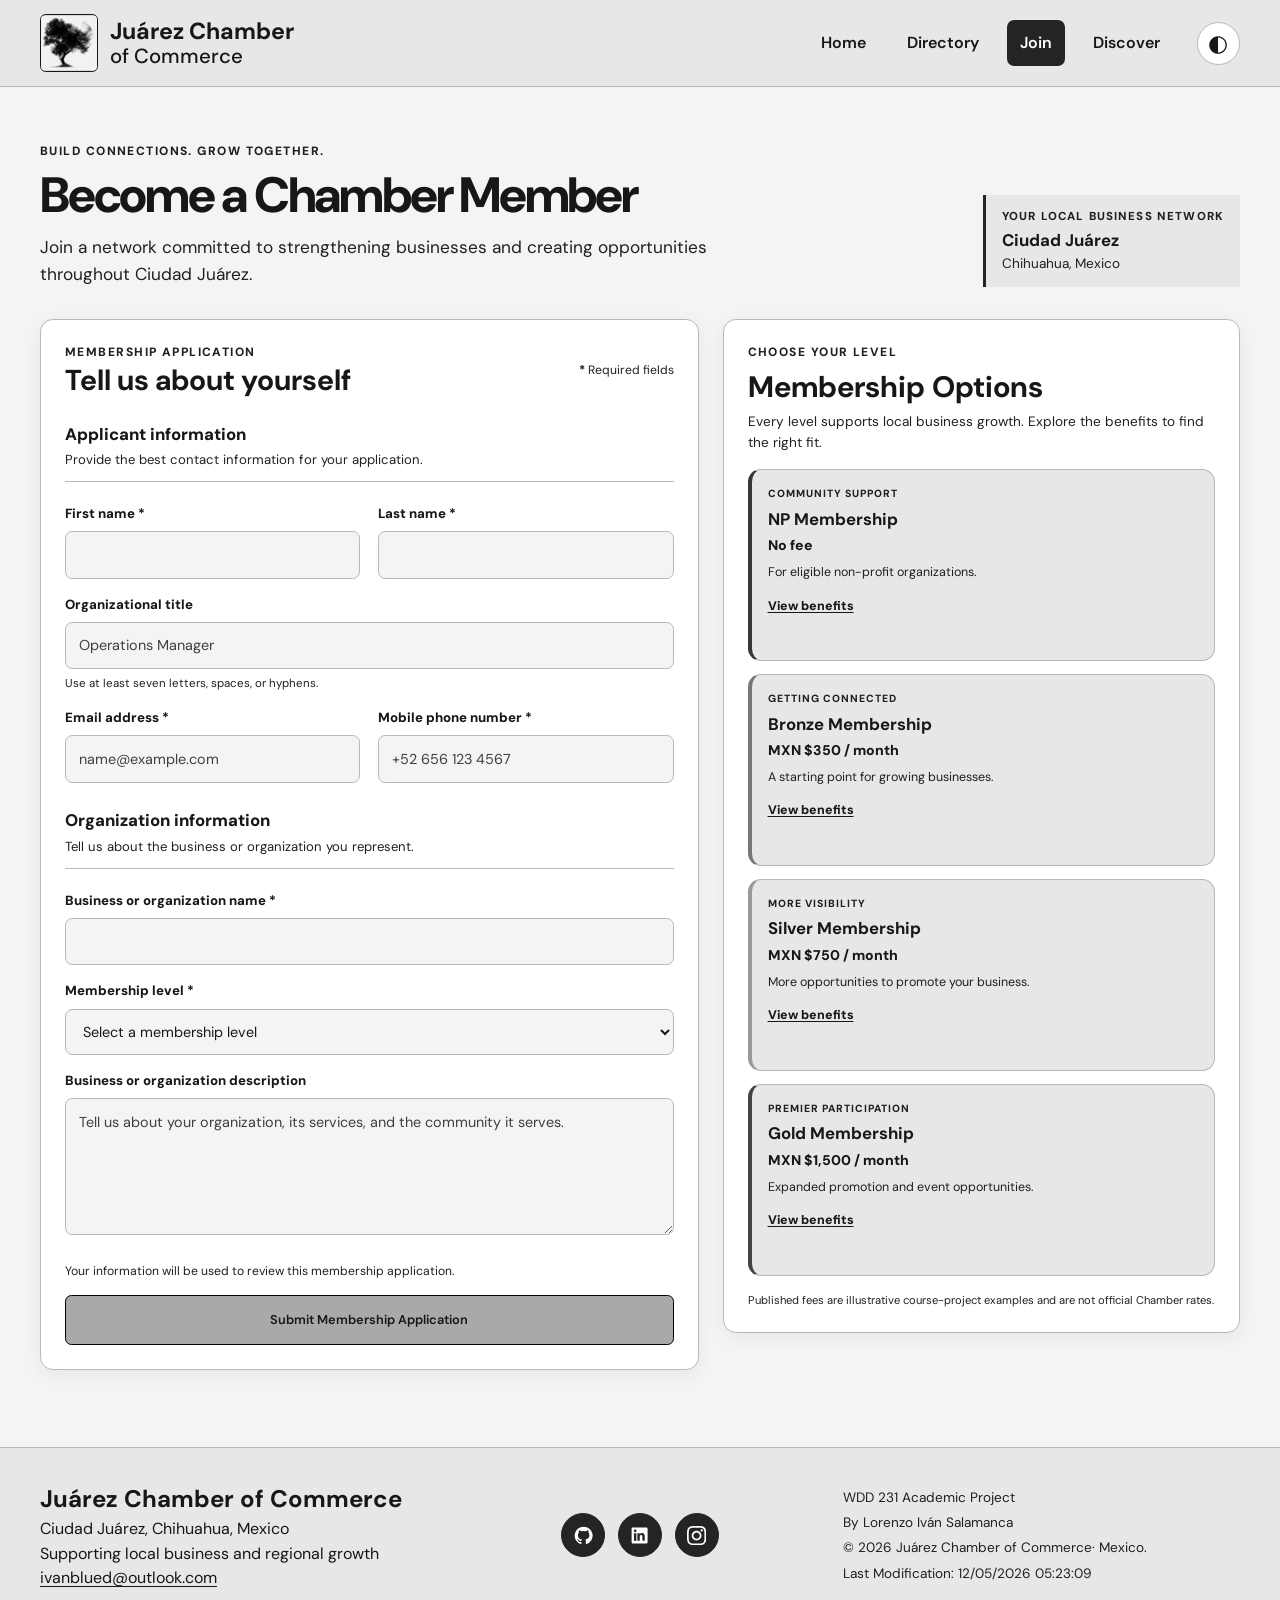
<file: chamber/join.html>
<!DOCTYPE html>
<html lang="en">
    <head>
        <meta charset="UTF-8">
        <meta name="viewport" content="width=device-width, initial-scale=1.0">
        <meta name="description" content="Apply for membership in the Juárez Chamber of Commerce and connect your organization with business opportunities in Ciudad Juárez, Chihuahua.">
        <meta name="author" content="Iván Salamanca">
        <meta name="keywords" content="Juárez Chamber of Commerce, business membership, Ciudad Juárez, Chihuahua, local business">
        <meta name="theme-color" content="#f4f4f4">
        <meta property="og:type" content="website">
        <meta property="og:title" content="Become a Member | Juárez Chamber of Commerce">
        <meta property="og:description" content="Explore membership options and apply to join the Juárez Chamber of Commerce in Ciudad Juárez, Chihuahua.">
        <meta property="og:image" content="https://zigzagalloy01.github.io/wdd231/images/treelogonewtoday.webp">
        <meta property="og:url" content="https://zigzagalloy01.github.io/wdd231/chamber/">
        <meta property="og:locale" content="en_US">
        <title>Join the Chamber | Juárez Chamber of Commerce</title>
        <link rel="icon" type="image/webp" href="https://zigzagalloy01.github.io/wdd231/images/treelogonewtoday.webp">
        <link rel="preconnect" href="https://fonts.googleapis.com">
        <link rel="preconnect" href="https://fonts.gstatic.com" crossorigin>
        <link href="https://fonts.googleapis.com/css2?family=DM+Sans:wght@400;500;600;700;800&display=swap" rel="stylesheet">
        <link rel="stylesheet" href="styles/normalize.css">
        <link rel="stylesheet" href="styles/small.css">
        <link rel="stylesheet" href="styles/larger.css" media="(min-width: 48rem)">
        <script src="scripts/navigation.js" defer></script>
        <script src="scripts/join.js" defer></script>
        <script src="scripts/date.js" defer></script>
    </head>
    <body>
        <a class="skip-link" href="#main-content">Skip to main content</a>
        <header class="site-header">
            <div class="header-inner page-shell">
                <a class="brand" href="https://zigzagalloy01.github.io/wdd231/index.html" aria-label="Juárez Chamber of Commerce home">
                    <img class="brand-logo" alt="Juárez Chamber of Commerce logo" width="58" height="58" src="https://zigzagalloy01.github.io/wdd231/images/treelogonewtoday.webp">
                    <span class="brand-name">Juárez Chamber <span>of Commerce</span></span>
                </a>
                <div class="header-actions">
                    <button class="theme-toggle" id="theme-toggle" type="button" aria-label="Switch to dark theme" aria-pressed="false">
                        <span aria-hidden="true">◐</span>
                    </button>
                    <button class="menu-toggle" id="menu-toggle" type="button" aria-label="Open navigation menu" aria-expanded="false" aria-controls="primary-navigation">
                        <span class="menu-icon" aria-hidden="true"></span>
                    </button>
                </div>
                <nav class="primary-nav" id="primary-navigation" aria-label="Main navigation">
                    <a href="https://zigzagalloy01.github.io/wdd231/chamber/index.html">Home</a>
                    <a href="directory.html">Directory</a>
                    <a href="join.html" aria-current="page">Join</a>
                    <a href="discover.html">Discover</a>
                </nav>
            </div>
        </header>

        <main class="page-shell main-content join-content" id="main-content">
            <section class="page-intro join-intro" aria-labelledby="page-title">
                <div>
                    <p class="eyebrow">Build connections. Grow together.</p>
                    <h1 id="page-title">Become a Chamber Member</h1>
                    <p class="intro-copy">Join a network committed to strengthening businesses and creating opportunities throughout Ciudad Juárez.</p>
                </div>
                <div class="directory-summary">
                    <span class="summary-label">Your local business network</span>
                    <strong>Ciudad Juárez</strong>
                    <span>Chihuahua, Mexico</span>
                </div>
            </section>

            <div class="join-layout">
                <section class="join-form-panel" aria-labelledby="application-title">
                    <div class="home-section-heading join-panel-heading">
                        <div>
                            <p class="eyebrow">Membership application</p>
                            <h2 id="application-title">Tell us about yourself</h2>
                        </div>
                        <p class="required-note"><span aria-hidden="true">*</span> Required fields</p>
                    </div>

                    <form class="membership-form" action="thankyou.html" method="get">
                        <div class="form-section-heading">
                            <h3>Applicant information</h3>
                            <p>Provide the best contact information for your application.</p>
                        </div>

                        <div class="form-fields-grid">
                            <label class="form-field" for="first-name">
                                <span class="field-label">First name <span aria-hidden="true">*</span></span>
                                <input id="first-name" name="firstName" type="text" title="Enter your first name." autocomplete="given-name" required>
                            </label>

                            <label class="form-field" for="last-name">
                                <span class="field-label">Last name <span aria-hidden="true">*</span></span>
                                <input id="last-name" name="lastName" type="text" title="Enter your last name." autocomplete="family-name" required>
                            </label>

                            <label class="form-field form-field-wide" for="organization-title">
                                <span class="field-label">Organizational title</span>
                                <input id="organization-title" name="organizationTitle" type="text" title="Enter your position using at least seven letters, spaces, or hyphens. Numbers and special characters are not allowed." autocomplete="organization-title" pattern="[A-Za-z -]{7,}" minlength="7" placeholder="Operations Manager">
                                <span class="field-hint">Use at least seven letters, spaces, or hyphens.</span>
                            </label>

                            <label class="form-field" for="email">
                                <span class="field-label">Email address <span aria-hidden="true">*</span></span>
                                <input id="email" name="email" type="email" title="Enter a valid email address." autocomplete="email" placeholder="name@example.com" required>
                            </label>

                            <label class="form-field" for="phone">
                                <span class="field-label">Mobile phone number <span aria-hidden="true">*</span></span>
                                <input id="phone" name="phone" type="tel" title="Enter your mobile phone number, including the area or country code." autocomplete="tel" placeholder="+52 656 123 4567" required>
                            </label>
                        </div>

                        <div class="form-section-heading organization-heading">
                            <h3>Organization information</h3>
                            <p>Tell us about the business or organization you represent.</p>
                        </div>

                        <div class="form-fields-grid">
                            <label class="form-field form-field-wide" for="organization">
                                <span class="field-label">Business or organization name <span aria-hidden="true">*</span></span>
                                <input id="organization" name="organization" type="text" title="Enter the legal or public name of your business or organization." autocomplete="organization" required>
                            </label>

                            <label class="form-field form-field-wide" for="membership-level">
                                <span class="field-label">Membership level <span aria-hidden="true">*</span></span>
                                <select id="membership-level" name="membershipLevel" title="Select the membership level that best fits your organization." autocomplete="off" required>
                                    <option value="" selected disabled>Select a membership level</option>
                                    <option value="np">NP Membership — Non-profit</option>
                                    <option value="bronze">Bronze Membership</option>
                                    <option value="silver">Silver Membership</option>
                                    <option value="gold">Gold Membership</option>
                                </select>
                            </label>

                            <label class="form-field form-field-wide" for="description">
                                <span class="field-label">Business or organization description</span>
                                <textarea id="description" name="description" rows="5" title="Briefly describe your organization's activities, products, or services." autocomplete="off" placeholder="Tell us about your organization, its services, and the community it serves."></textarea>
                            </label>
                        </div>

                        <input id="timestamp" name="timestamp" type="hidden" value="">
                        <div class="form-submit-row">
                            <p>Your information will be used to review this membership application.</p>
                            <input class="form-submit button button-primary" type="submit" value="Submit Membership Application">
                        </div>
                    </form>
                </section>

                <aside class="membership-aside" aria-labelledby="membership-options-title">
                    <div class="membership-aside-heading">
                        <p class="eyebrow">Choose your level</p>
                        <h2 id="membership-options-title">Membership Options</h2>
                        <p>Every level supports local business growth. Explore the benefits to find the right fit.</p>
                    </div>

                    <div class="membership-card-grid">
                        <article class="membership-level-card membership-np">
                            <span class="membership-card-label">Community support</span>
                            <h3>NP Membership</h3>
                            <p class="membership-price">No fee</p>
                            <p class="membership-card-copy">For eligible non-profit organizations.</p>
                            <a href="#np-modal" class="membership-info-link" data-dialog-target="np-modal" aria-haspopup="dialog">View benefits</a>
                        </article>

                        <article class="membership-level-card membership-bronze">
                            <span class="membership-card-label">Getting connected</span>
                            <h3>Bronze Membership</h3>
                            <p class="membership-price">MXN $350 / month</p>
                            <p class="membership-card-copy">A starting point for growing businesses.</p>
                            <a href="#bronze-modal" class="membership-info-link" data-dialog-target="bronze-modal" aria-haspopup="dialog">View benefits</a>
                        </article>

                        <article class="membership-level-card membership-silver">
                            <span class="membership-card-label">More visibility</span>
                            <h3>Silver Membership</h3>
                            <p class="membership-price">MXN $750 / month</p>
                            <p class="membership-card-copy">More opportunities to promote your business.</p>
                            <a href="#silver-modal" class="membership-info-link" data-dialog-target="silver-modal" aria-haspopup="dialog">View benefits</a>
                        </article>

                        <article class="membership-level-card membership-gold">
                            <span class="membership-card-label">Premier participation</span>
                            <h3>Gold Membership</h3>
                            <p class="membership-price">MXN $1,500 / month</p>
                            <p class="membership-card-copy">Expanded promotion and event opportunities.</p>
                            <a href="#gold-modal" class="membership-info-link" data-dialog-target="gold-modal" aria-haspopup="dialog">View benefits</a>
                        </article>
                    </div>
                    <p class="membership-disclaimer">Published fees are illustrative course-project examples and are not official Chamber rates.</p>
                </aside>
            </div>

            <section class="membership-dialogs" aria-label="Membership benefits">
                <dialog class="membership-dialog" id="np-modal" aria-labelledby="np-modal-title" aria-describedby="np-modal-description">
                    <div class="dialog-content">
                        <p class="eyebrow">Membership benefits</p>
                        <h2 id="np-modal-title">NP Membership</h2>
                        <p id="np-modal-description">Designed for non-profit organizations that want to connect with the local business community.</p>
                        <ul>
                            <li>Basic organization listing in the Chamber directory</li>
                            <li>Access to selected community networking events</li>
                            <li>Chamber newsletters and local business updates</li>
                            <li>Invitations to non-profit collaboration opportunities</li>
                        </ul>
                        <button class="button button-primary dialog-close" type="button">Close</button>
                    </div>
                </dialog>

                <dialog class="membership-dialog" id="bronze-modal" aria-labelledby="bronze-modal-title" aria-describedby="bronze-modal-description">
                    <div class="dialog-content">
                        <p class="eyebrow">Membership benefits</p>
                        <h2 id="bronze-modal-title">Bronze Membership</h2>
                        <p id="bronze-modal-description">A practical option for small and emerging businesses building their local presence.</p>
                        <ul>
                            <li>Standard business listing in the Chamber directory</li>
                            <li>Access to member networking events</li>
                            <li>Discounted registration for selected workshops</li>
                            <li>Monthly business newsletter and resource updates</li>
                        </ul>
                        <button class="button button-primary dialog-close" type="button">Close</button>
                    </div>
                </dialog>

                <dialog class="membership-dialog" id="silver-modal" aria-labelledby="silver-modal-title" aria-describedby="silver-modal-description">
                    <div class="dialog-content">
                        <p class="eyebrow">Membership benefits</p>
                        <h2 id="silver-modal-title">Silver Membership</h2>
                        <p id="silver-modal-description">For established organizations seeking more visibility, learning, and engagement.</p>
                        <ul>
                            <li>Enhanced business directory listing</li>
                            <li>All Bronze benefits</li>
                            <li>Priority consideration for a Chamber website spotlight</li>
                            <li>Two complimentary seats at selected training sessions</li>
                            <li>Discounted event and luncheon registration</li>
                        </ul>
                        <button class="button button-primary dialog-close" type="button">Close</button>
                    </div>
                </dialog>

                <dialog class="membership-dialog" id="gold-modal" aria-labelledby="gold-modal-title" aria-describedby="gold-modal-description">
                    <div class="dialog-content">
                        <p class="eyebrow">Membership benefits</p>
                        <h2 id="gold-modal-title">Gold Membership</h2>
                        <p id="gold-modal-description">A premier option for organizations looking for expanded promotion and deeper participation.</p>
                        <ul>
                            <li>Premium business directory placement</li>
                            <li>All Silver benefits</li>
                            <li>Priority business spotlight opportunities</li>
                            <li>Complimentary seats at selected Chamber events</li>
                            <li>Enhanced event sponsorship and advertising opportunities</li>
                            <li>Priority invitations to leadership and business roundtables</li>
                        </ul>
                        <button class="button button-primary dialog-close" type="button">Close</button>
                    </div>
                </dialog>
            </section>
        </main>

        <footer class="site-footer">
            <div class="footer-inner page-shell">
                <section>
                    <h2 id="footer-contact-title">Juárez Chamber of Commerce</h2>
                    <p>Ciudad Juárez, Chihuahua, Mexico</p>
                    <p>Supporting local business and regional growth</p>
                    <p><a href="mailto:ivanblued@outlook.com">ivanblued@outlook.com</a></p>
                </section>
                <div class="social-links">
                    <a class="social-link" href="https://github.com/ZigzagAlloy01" target="_blank" rel="noopener noreferrer" aria-label="GitHub profile">
                        <svg viewBox="0 0 24 24" aria-hidden="true" focusable="false"><path d="M12 .8a11.2 11.2 0 0 0-3.54 21.82c.56.1.77-.24.77-.54v-2.1c-3.14.68-3.8-1.33-3.8-1.33-.51-1.3-1.25-1.65-1.25-1.65-1.03-.7.08-.69.08-.69 1.14.08 1.74 1.17 1.74 1.17 1.01 1.73 2.66 1.23 3.31.94.1-.73.4-1.23.72-1.51-2.5-.29-5.12-1.25-5.12-5.55 0-1.23.44-2.24 1.17-3.03-.12-.29-.51-1.44.11-2.99 0 0 .95-.3 3.08 1.16a10.7 10.7 0 0 1 5.6 0c2.13-1.45 3.08-1.16 3.08-1.16.62 1.55.23 2.7.11 2.99.73.79 1.17 1.8 1.17 3.03 0 4.31-2.62 5.25-5.13 5.54.4.35.76 1.03.76 2.08v3.1c0 .3.2.65.78.54A11.2 11.2 0 0 0 12 .8Z"/></svg>
                    </a>
                    <a class="social-link social-link--linkedin" href="https://www.linkedin.com/in/lorenzo-iv%C3%A1n-salamanca-c%C3%B3rdoba-935813367" target="_blank" rel="noopener noreferrer" aria-label="LinkedIn profile">
                        <svg viewBox="0 0 24 24" aria-hidden="true" focusable="false"><path d="M20.45 2H3.55C2.69 2 2 2.68 2 3.53v16.94c0 .85.69 1.53 1.55 1.53h16.9c.86 0 1.55-.68 1.55-1.53V3.53C22 2.68 21.31 2 20.45 2ZM7.93 18.46H4.98V9h2.95v9.46ZM6.46 7.71a1.71 1.71 0 1 1 0-3.42 1.71 1.71 0 0 1 0 3.42Zm12 10.75h-2.94v-4.6c0-1.1-.02-2.52-1.54-2.52-1.54 0-1.78 1.2-1.78 2.44v4.68H9.26V9h2.82v1.29h.04c.4-.74 1.35-1.52 2.78-1.52 2.98 0 3.56 1.96 3.56 4.5v5.19Z"/></svg>
                    </a>
                    <a class="social-link social-link--instagram" href="https://www.instagram.com/ivanblued/" target="_blank" rel="noopener noreferrer" aria-label="Instagram profile">
                        <svg viewBox="0 0 24 24" aria-hidden="true" focusable="false"><path d="M12 2.163c3.204 0 3.584.012 4.85.07 3.252.148 4.771 1.691 4.919 4.919.058 1.265.069 1.645.069 4.849 0 3.205-.012 3.584-.069 4.849-.149 3.225-1.664 4.771-4.919 4.919-1.266.058-1.644.07-4.85.07-3.204 0-3.584-.012-4.849-.07-3.26-.149-4.771-1.699-4.919-4.92-.058-1.265-.07-1.644-.07-4.849 0-3.204.013-3.583.07-4.849.149-3.227 1.664-4.771 4.919-4.919 1.266-.057 1.645-.069 4.849-.069zm0-2.163c-3.259 0-3.667.014-4.947.072-4.358.2-6.78 2.618-6.98 6.98-.059 1.281-.073 1.689-.073 4.948 0 3.259.014 3.668.072 4.948.2 4.358 2.618 6.78 6.98 6.98 1.281.058 1.689.072 4.948.072 3.259 0 3.668-.014 4.948-.072 4.354-.2 6.782-2.618 6.979-6.98.059-1.28.073-1.689.073-4.948 0-3.259-.014-3.667-.072-4.947-.196-4.354-2.617-6.78-6.979-6.98-1.281-.059-1.69-.073-4.949-.073zm0 5.838c-3.403 0-6.162 2.759-6.162 6.162s2.759 6.163 6.162 6.163 6.162-2.759 6.162-6.163c0-3.403-2.759-6.162-6.162-6.162zm0 10.162c-2.209 0-4-1.79-4-4 0-2.209 1.791-4 4-4s4 1.791 4 4c0 2.21-1.791 4-4 4zm6.406-11.845c-.796 0-1.441.645-1.441 1.44s.645 1.44 1.441 1.44c.795 0 1.439-.645 1.439-1.44s-.644-1.44-1.439-1.44z"/></svg>
                    </a>
                </div>
                <section class="footer-development" aria-label="Page development information">
                    <p>
                        WDD 231 Academic Project
                    </p>
                    <p>
                        By Lorenzo Iván Salamanca
                    </p>
                    <p>© <span id="currentyear"></span> <span>Juárez Chamber of Commerce</span>· <span>Mexico</span>.</p>
                    <p>Last Modification: <span id="lastModified"></span></p>
                </section>
            </div>
        </footer>
    </body>
</html>
</file>
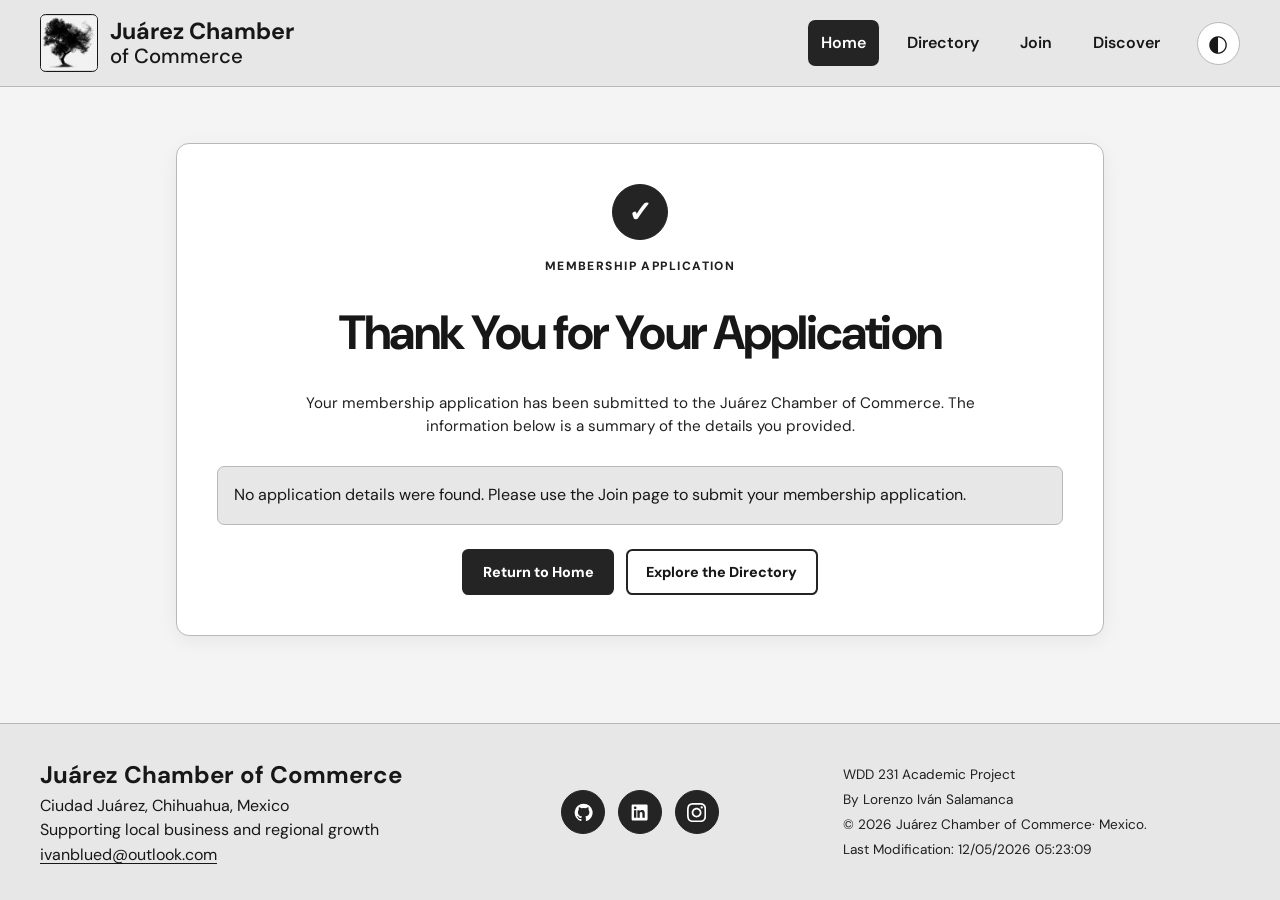
<file: chamber/thankyou.html>
<!DOCTYPE html>
<html lang="en">
    <head>
        <meta charset="UTF-8">
        <meta name="viewport" content="width=device-width, initial-scale=1.0">
        <meta name="description" content="Thank you for applying to join the Juárez Chamber of Commerce. Review your submitted membership application details.">
        <meta name="author" content="Iván Salamanca">
        <meta name="theme-color" content="#f4f4f4">
        <title>Application Received | Juárez Chamber of Commerce</title>
        <link rel="icon" type="image/webp" href="https://zigzagalloy01.github.io/wdd231/images/treelogonewtoday.webp">
        <link rel="preconnect" href="https://fonts.googleapis.com">
        <link rel="preconnect" href="https://fonts.gstatic.com" crossorigin>
        <link href="https://fonts.googleapis.com/css2?family=DM+Sans:wght@400;500;600;700;800&display=swap" rel="stylesheet">
        <link rel="stylesheet" href="styles/normalize.css">
        <link rel="stylesheet" href="styles/small.css">
        <link rel="stylesheet" href="styles/larger.css">
        <script src="scripts/navigation.js" defer></script>
        <script src="scripts/thankyou.js" defer></script>
        <script src="scripts/date.js" defer></script>
    </head>
    <body>
        <a class="skip-link" href="#main-content">Skip to main content</a>
        <header class="site-header">
            <div class="header-inner page-shell">
                <a class="brand" href="https://zigzagalloy01.github.io/wdd231/index.html" aria-label="Juárez Chamber of Commerce home">
                    <img class="brand-logo" alt="Juárez Chamber of Commerce logo" width="58" height="58" src="https://zigzagalloy01.github.io/wdd231/images/treelogonewtoday.webp">
                    <span class="brand-name">Juárez Chamber <span>of Commerce</span></span>
                </a>
                <div class="header-actions">
                    <button class="theme-toggle" id="theme-toggle" type="button" aria-label="Switch to dark theme" aria-pressed="false">
                        <span aria-hidden="true">◐</span>
                    </button>
                    <button class="menu-toggle" id="menu-toggle" type="button" aria-label="Open navigation menu" aria-expanded="false" aria-controls="primary-navigation">
                        <span class="menu-icon" aria-hidden="true"></span>
                    </button>
                </div>
                <nav class="primary-nav" id="primary-navigation" aria-label="Main navigation">
                    <a href="https://zigzagalloy01.github.io/wdd231/chamber/index.html" aria-current="page">Home</a>
                    <a href="directory.html">Directory</a>
                    <a href="join.html">Join</a>
                    <a href="discover.html">Discover</a>
                </nav>
            </div>
        </header>

        <main class="page-shell main-content thankyou-content" id="main-content">
            <section class="thankyou-panel" aria-labelledby="page-title">
                <div class="thankyou-mark" aria-hidden="true">✓</div>
                <p class="eyebrow">Membership application</p>
                <h1 id="page-title">Thank You for Your Application</h1>
                <p class="thankyou-intro">Your membership application has been submitted to the Juárez Chamber of Commerce. The information below is a summary of the details you provided.</p>

                <div class="submission-summary" id="submission-summary" aria-labelledby="summary-title">
                    <h2 id="summary-title">Application Summary</h2>
                    <dl class="submission-details">
                        <div class="submission-detail"><dt>First name</dt><dd id="submitted-first-name">—</dd></div>
                        <div class="submission-detail"><dt>Last name</dt><dd id="submitted-last-name">—</dd></div>
                        <div class="submission-detail"><dt>Email address</dt><dd id="submitted-email">—</dd></div>
                        <div class="submission-detail"><dt>Mobile phone</dt><dd id="submitted-phone">—</dd></div>
                        <div class="submission-detail"><dt>Business or organization</dt><dd id="submitted-organization">—</dd></div>
                        <div class="submission-detail"><dt>Application date</dt><dd id="submitted-timestamp">—</dd></div>
                    </dl>
                </div>

                <p class="submission-missing" id="submission-missing" hidden>No application details were found. Please use the Join page to submit your membership application.</p>
                <div class="thankyou-actions">
                    <a class="button button-primary" href="index.html">Return to Home</a>
                    <a class="button button-secondary" href="directory.html">Explore the Directory</a>
                </div>
            </section>
        </main>

        <footer class="site-footer">
            <div class="footer-inner page-shell">
                <section>
                    <h2 id="footer-contact-title">Juárez Chamber of Commerce</h2>
                    <p>Ciudad Juárez, Chihuahua, Mexico</p>
                    <p>Supporting local business and regional growth</p>
                    <p><a href="mailto:ivanblued@outlook.com">ivanblued@outlook.com</a></p>
                </section>
                <div class="social-links">
                    <a class="social-link" href="https://github.com/ZigzagAlloy01" target="_blank" rel="noopener noreferrer" aria-label="GitHub profile">
                        <svg viewBox="0 0 24 24" aria-hidden="true" focusable="false"><path d="M12 .8a11.2 11.2 0 0 0-3.54 21.82c.56.1.77-.24.77-.54v-2.1c-3.14.68-3.8-1.33-3.8-1.33-.51-1.3-1.25-1.65-1.25-1.65-1.03-.7.08-.69.08-.69 1.14.08 1.74 1.17 1.74 1.17 1.01 1.73 2.66 1.23 3.31.94.1-.73.4-1.23.72-1.51-2.5-.29-5.12-1.25-5.12-5.55 0-1.23.44-2.24 1.17-3.03-.12-.29-.51-1.44.11-2.99 0 0 .95-.3 3.08 1.16a10.7 10.7 0 0 1 5.6 0c2.13-1.45 3.08-1.16 3.08-1.16.62 1.55.23 2.7.11 2.99.73.79 1.17 1.8 1.17 3.03 0 4.31-2.62 5.25-5.13 5.54.4.35.76 1.03.76 2.08v3.1c0 .3.2.65.78.54A11.2 11.2 0 0 0 12 .8Z"/></svg>
                    </a>
                    <a class="social-link social-link--linkedin" href="https://www.linkedin.com/in/lorenzo-iv%C3%A1n-salamanca-c%C3%B3rdoba-935813367" target="_blank" rel="noopener noreferrer" aria-label="LinkedIn profile">
                        <svg viewBox="0 0 24 24" aria-hidden="true" focusable="false"><path d="M20.45 2H3.55C2.69 2 2 2.68 2 3.53v16.94c0 .85.69 1.53 1.55 1.53h16.9c.86 0 1.55-.68 1.55-1.53V3.53C22 2.68 21.31 2 20.45 2ZM7.93 18.46H4.98V9h2.95v9.46ZM6.46 7.71a1.71 1.71 0 1 1 0-3.42 1.71 1.71 0 0 1 0 3.42Zm12 10.75h-2.94v-4.6c0-1.1-.02-2.52-1.54-2.52-1.54 0-1.78 1.2-1.78 2.44v4.68H9.26V9h2.82v1.29h.04c.4-.74 1.35-1.52 2.78-1.52 2.98 0 3.56 1.96 3.56 4.5v5.19Z"/></svg>
                    </a>
                    <a class="social-link social-link--instagram" href="https://www.instagram.com/ivanblued/" target="_blank" rel="noopener noreferrer" aria-label="Instagram profile">
                        <svg viewBox="0 0 24 24" aria-hidden="true" focusable="false"><path d="M12 2.163c3.204 0 3.584.012 4.85.07 3.252.148 4.771 1.691 4.919 4.919.058 1.265.069 1.645.069 4.849 0 3.205-.012 3.584-.069 4.849-.149 3.225-1.664 4.771-4.919 4.919-1.266.058-1.644.07-4.85.07-3.204 0-3.584-.012-4.849-.07-3.26-.149-4.771-1.699-4.919-4.92-.058-1.265-.07-1.644-.07-4.849 0-3.204.013-3.583.07-4.849.149-3.227 1.664-4.771 4.919-4.919 1.266-.057 1.645-.069 4.849-.069zm0-2.163c-3.259 0-3.667.014-4.947.072-4.358.2-6.78 2.618-6.98 6.98-.059 1.281-.073 1.689-.073 4.948 0 3.259.014 3.668.072 4.948.2 4.358 2.618 6.78 6.98 6.98 1.281.058 1.689.072 4.948.072 3.259 0 3.668-.014 4.948-.072 4.354-.2 6.782-2.618 6.979-6.98.059-1.28.073-1.689.073-4.948 0-3.259-.014-3.667-.072-4.947-.196-4.354-2.617-6.78-6.979-6.98-1.281-.059-1.69-.073-4.949-.073zm0 5.838c-3.403 0-6.162 2.759-6.162 6.162s2.759 6.163 6.162 6.163 6.162-2.759 6.162-6.163c0-3.403-2.759-6.162-6.162-6.162zm0 10.162c-2.209 0-4-1.79-4-4 0-2.209 1.791-4 4-4s4 1.791 4 4c0 2.21-1.791 4-4 4zm6.406-11.845c-.796 0-1.441.645-1.441 1.44s.645 1.44 1.441 1.44c.795 0 1.439-.645 1.439-1.44s-.644-1.44-1.439-1.44z"/></svg>
                    </a>
                </div>
                <section class="footer-development" aria-label="Page development information">
                    <p>
                        WDD 231 Academic Project
                    </p>
                    <p>
                        By Lorenzo Iván Salamanca
                    </p>
                    <p>© <span id="currentyear"></span> <span>Juárez Chamber of Commerce</span>· <span>Mexico</span>.</p>
                    <p>Last Modification: <span id="lastModified"></span></p>
                </section>
            </div>
        </footer>
    </body>
</html>
</file>
<file: chamber/styles/small.css>
* {
    box-sizing: border-box;
    margin: 0;
    padding: 0;
}

:root {
    color-scheme: light;
    --color-page: #f4f4f4;
    --color-surface: #ffffff;
    --color-surface-soft: #e7e7e7;
    --color-surface-muted: #d7d7d7;
    --color-text: #171717;
    --color-text-soft: #202020;
    --color-border: #b8b8b8;
    --color-strong: #242424;
    --color-strong-text: #ffffff;
    --color-accent: #515151;
    --color-gold: #8a6b20;
    --color-silver: #848484;
    --color-member: #373737;
    --font-family: "DM Sans", Arial, sans-serif;
    --font-size-base: 1rem;
    --line-height-base: 1.55;
    --content-width: 88rem;
    --page-gutter: clamp(1rem, 4vw, 2.5rem);
    --radius-small: 0.45rem;
    --radius-medium: 0.8rem;
    --shadow-card: 0 0.3rem 1.2rem rgb(0 0 0 / 0.06);
}

:root[data-theme="dark"] {
    color-scheme: dark;
    --color-page: #171717;
    --color-surface: #242424;
    --color-surface-soft: #303030;
    --color-surface-muted: #3b3b3b;
    --color-text: #f2f2f2;
    --color-text-soft: #c1c1c1;
    --color-border: #535353;
    --color-strong: #e7e7e7;
    --color-strong-text: #171717;
    --color-accent: #d4d4d4;
    --color-gold: #d7b45b;
    --color-silver: #bdbdbd;
    --color-member: #eeeeee;
    --shadow-card: 0 0.3rem 1.2rem rgb(0 0 0 / 0.2);
}

html {
    scroll-behavior: smooth;
    scroll-padding-top: 6rem;
}

body {
    min-width: 18rem;
    min-height: 100vh;
    display: flex;
    flex-direction: column;
    background: var(--color-page);
    color: var(--color-text);
    font-family: var(--font-family);
    font-size: var(--font-size-base);
    line-height: var(--line-height-base);
    transition: background-color 180ms ease, color 180ms ease;
}

button,
input {
    color: inherit;
    font: inherit;
}

button,
a,
input {
    -webkit-tap-highlight-color: transparent;
}

a {
    color: inherit;
    text-underline-offset: 0.2em;
}

button:focus-visible,
a:focus-visible,
input:focus-visible {
    outline: 3px solid var(--color-accent);
    outline-offset: 3px;
}

.page-shell {
    width: min(100% - (var(--page-gutter) * 2), var(--content-width));
    margin-inline: auto;
}

.skip-link {
    position: absolute;
    z-index: 1000;
    top: 0.5rem;
    left: 0.5rem;
    transform: translateY(-160%);
    padding: 0.7rem 1rem;
    border-radius: var(--radius-small);
    background: var(--color-strong);
    color: var(--color-strong-text);
    font-weight: 700;
}

.skip-link:focus {
    transform: translateY(0);
}

.site-header {
    position: relative;
    z-index: 20;
    background: var(--color-surface-soft);
    border-bottom: 1px solid var(--color-border);
}

.header-inner {
    min-height: 5.2rem;
    display: grid;
    grid-template-columns: minmax(0, 1fr) auto;
    align-items: center;
    gap: 0.75rem 1rem;
    padding-block: 0.65rem;
}

.brand {
    min-width: 0;
    display: inline-flex;
    align-items: center;
    gap: 0.75rem;
    text-decoration: none;
}

.brand-logo {
    flex: 0 0 auto;
    width: clamp(2.8rem, 8vw, 3.6rem);
    height: clamp(2.8rem, 8vw, 3.6rem);
    border: 1px solid var(--color-text);
    border-radius: 0.35rem;
    background-color: var(--color-surface-muted);
    background-image: linear-gradient(135deg, transparent 49.5%, var(--color-border) 50%, transparent 50.5%), linear-gradient(45deg, transparent 49.5%, var(--color-border) 50%, transparent 50.5%);
    object-fit: contain;
}

.brand-name {
    display: grid;
    color: var(--color-text);
    font-size: clamp(1rem, 2.1vw, 1.45rem);
    font-weight: 700;
    line-height: 1.15;
}

.brand-name span {
    font-size: 0.88em;
    font-weight: 500;
}

.header-actions {
    display: flex;
    align-items: center;
    gap: 0.65rem;
}

.theme-toggle,
.menu-toggle {
    width: 2.7rem;
    height: 2.7rem;
    display: inline-grid;
    place-items: center;
    border: 1px solid var(--color-border);
    border-radius: 50%;
    background: var(--color-surface);
    color: var(--color-text);
}

.theme-toggle {
    font-size: 1.45rem;
    line-height: 1;
}

.menu-toggle {
    border-radius: var(--radius-small);
}

.menu-icon,
.menu-icon::before,
.menu-icon::after {
    width: 1.25rem;
    height: 2px;
    display: block;
    background: currentColor;
    transition: transform 180ms ease;
}

.menu-icon {
    position: relative;
}

.menu-icon::before,
.menu-icon::after {
    position: absolute;
    left: 0;
    content: "";
}

.menu-icon::before {
    transform: translateY(-0.38rem);
}

.menu-icon::after {
    transform: translateY(0.38rem);
}

.menu-toggle[aria-expanded="true"] .menu-icon {
    background: transparent;
}

.menu-toggle[aria-expanded="true"] .menu-icon::before {
    transform: rotate(45deg);
}

.menu-toggle[aria-expanded="true"] .menu-icon::after {
    transform: rotate(-45deg);
}

.primary-nav {
    grid-column: 1 / -1;
    display: none;
    flex-direction: column;
    gap: 0.25rem;
    padding-top: 0.35rem;
}

.primary-nav.is-open {
    display: flex;
}

.primary-nav a {
    min-height: 2.8rem;
    display: flex;
    align-items: center;
    padding: 0.65rem 0.85rem;
    border-radius: var(--radius-small);
    color: var(--color-text);
    font-weight: 600;
    text-decoration: none;
    transition: background-color 160ms ease, color 160ms ease;
}

.primary-nav a[aria-current="page"] {
    background: var(--color-strong);
    color: var(--color-strong-text);
}

.about-body p {
    max-width: fit-content;
}

.main-content {
    flex: 1;
    padding-block: clamp(2rem, 5vw, 3.5rem) clamp(3rem, 6vw, 5rem);
}

.page-intro {
    display: flex;
    flex-direction: column;
    gap: 1.5rem;
    margin-bottom: 1.7rem;
}

.title-div-business-directory {
    text-align: center;
}

.eyebrow {
    margin-bottom: 0.4rem;
    color: var(--color-text-soft);
    font-size: 0.78rem;
    font-weight: 800;
    letter-spacing: 0.13em;
    text-transform: uppercase;
}

.page-intro h1 {
    margin: 0;
    font-size: clamp(2rem, 5vw, 3.1rem);
    font-weight: 800;
    letter-spacing: -0.045em;
    line-height: 1.08;
}

.intro-copy {
    max-width: 42rem;
    margin-top: 0.7rem;
    color: var(--color-text-soft);
    font-size: clamp(0.95rem, 1.7vw, 1.08rem);
}

.directory-summary {
    width: fit-content;
    min-width: 12.5rem;
    display: grid;
    gap: 0.05rem;
    padding: 0.8rem 1rem;
    border-left: 3px solid var(--color-strong);
    background: var(--color-surface-soft);
}

.summary-label {
    color: var(--color-text-soft);
    font-size: 0.72rem;
    font-weight: 800;
    letter-spacing: 0.1em;
    text-transform: uppercase;
}

.directory-summary strong {
    font-size: 1.05rem;
}

.directory-summary > span:last-child {
    color: var(--color-text-soft);
    font-size: 0.85rem;
}

.directory-tools {
    display: flex;
    flex-direction: column;
    gap: 1rem;
    align-items: stretch;
    padding: 1rem;
    border: 1px solid var(--color-border);
    border-radius: var(--radius-medium);
    background: var(--color-surface);
}

.search-box {
    display: grid;
    gap: 0.4rem;
}

.search-label {
    font-size: 0.76rem;
    font-weight: 800;
    letter-spacing: 0.04em;
}

.search-box input {
    width: 100%;
    min-height: 2.8rem;
    padding: 0.65rem 0.8rem;
    border: 1px solid var(--color-border);
    border-radius: var(--radius-small);
    background: var(--color-page);
    color: var(--color-text);
}

.search-box input::placeholder {
    color: var(--color-text-soft);
    opacity: 0.85;
}

.view-controls {
    display: grid;
    grid-template-columns: repeat(2, minmax(0, 1fr));
    gap: 0.5rem;
}

.view-button {
    min-height: 2.8rem;
    display: inline-flex;
    align-items: center;
    justify-content: center;
    gap: 0.55rem;
    padding: 0.55rem 0.8rem;
    border: 1px solid var(--color-border);
    border-radius: var(--radius-small);
    background: var(--color-surface-soft);
    color: var(--color-text);
    font-size: 0.9rem;
    font-weight: 700;
    transition: background-color 160ms ease, color 160ms ease, border-color 160ms ease;
}

.view-button.is-active {
    border-color: var(--color-strong);
    background: var(--color-strong);
    color: var(--color-strong-text);
}

.view-icon {
    width: 1rem;
    height: 1rem;
    display: inline-block;
    background: currentColor;
}

.grid-icon {
    background: 
        linear-gradient(currentColor, currentColor) 0 0 / 0.42rem 0.42rem, 
        linear-gradient(currentColor, currentColor) 100% 0 / 0.42rem 0.42rem, 
        linear-gradient(currentColor, currentColor) 0 100% / 0.42rem 0.42rem, 
        linear-gradient(currentColor, currentColor) 100% 100% / 0.42rem 0.42rem;
    background-repeat: no-repeat;
}

.list-icon {
    background: 
        linear-gradient(currentColor, currentColor) 0 0.08rem / 100% 2px, 
        linear-gradient(currentColor, currentColor) 0 0.48rem / 100% 2px, 
        linear-gradient(currentColor, currentColor) 0 0.88rem / 100% 2px;
    background-repeat: no-repeat;
}

.directory-meta {
    display: flex;
    flex-direction: column;
    gap: 0.55rem;
    margin-block: 1.2rem 0.85rem;
    text-align: center;
}

.directory-status {
    color: var(--color-text-soft);
    font-size: 0.88rem;
    font-weight: 600;
}

.membership-key {
    display: flex;
    flex-wrap: wrap;
    align-items: center;
    gap: 0.4rem;
    color: var(--color-text-soft);
    font-size: 0.76rem;
    justify-content: center;
}

.membership-dot {
    width: 0.55rem;
    height: 0.55rem;
    display: inline-block;
    margin-left: 0.35rem;
    border-radius: 50%;
}

.membership-dot.gold {
    background: var(--color-gold);
}

.membership-dot.silver {
    background: var(--color-silver);
}

.membership-dot.member {
    background: var(--color-member);
}

.member-grid {
    display: grid;
    grid-template-columns: minmax(0, 1fr);
    gap: 1rem;
}

.member-card {
    min-width: 0;
    overflow: hidden;
    border: 1px solid var(--color-border);
    border-radius: var(--radius-medium);
    background: var(--color-surface-soft);
    box-shadow: var(--shadow-card);
    transition: border-color 160ms ease, transform 160ms ease, box-shadow 160ms ease;
}

.member-card-header {
    min-height: 5.1rem;
    display: grid;
    align-content: center;
    justify-items: center;
    gap: 0.05rem;
    padding: 0.8rem 1rem;
    border-bottom: 1px solid var(--color-border);
    text-align: center;
}

.member-card-header h2 {
    max-width: 100%;
    font-size: clamp(1.05rem, 2vw, 1.25rem);
    font-weight: 700;
    line-height: 1.2;
    overflow-wrap: anywhere;
}

.member-tagline {
    color: var(--color-text-soft);
    font-size: 0.8rem;
}

.member-level {
    margin-top: 0.35rem;
    padding: 0.12rem 0.55rem;
    border: 1px solid var(--color-border);
    border-radius: 999px;
    color: var(--color-text-soft);
    font-size: 0.66rem;
    font-weight: 800;
    letter-spacing: 0.06em;
    text-transform: uppercase;
}

.member-level.gold {
    border-color: var(--color-gold);
    color: var(--color-gold);
}

.member-level.silver {
    border-color: var(--color-silver);
    color: var(--color-silver);
}

.member-card-body {
    display: grid;
    grid-template-columns: 5.5rem minmax(0, 1fr);
    align-items: start;
    gap: 0.85rem;
    padding: 0.85rem;
}

.member-image {
    width: 5.5rem;
    height: 5.5rem;
    display: block;
    border: 1px solid var(--color-text-soft);
    border-radius: 0.2rem;
    background-color: var(--color-surface-muted);
    background-image: linear-gradient(135deg, transparent 49.5%, #999999 50%, transparent 50.5%), linear-gradient(45deg, transparent 49.5%, #999999 50%, transparent 50.5%);
    object-fit: contain;
}

.member-image.is-loaded {
    background-color: white;
    background-image: none;
}

.member-details {
    min-width: 0;
    display: grid;
    gap: 0.38rem;
}

.member-details p,
.member-details a {
    min-width: 0;
    color: var(--color-text);
    font-size: 0.78rem;
    line-height: 1.4;
    overflow-wrap: anywhere;
}

.member-details strong {
    font-size: 0.72rem;
    letter-spacing: 0.015em;
}

.member-details a {
    text-decoration-thickness: 1px;
}

.member-description {
    grid-column: 1 / -1;
    margin-top: 0.1rem;
    color: var(--color-text-soft);
    font-size: 0.78rem;
    line-height: 1.45;
}

.member-grid.is-list {
    grid-template-columns: minmax(0, 1fr);
}

.member-grid.is-list .member-card {
    display: grid;
    grid-template-columns: minmax(9rem, 0.32fr) minmax(0, 1fr);
    align-items: stretch;
}

.member-grid.is-list .member-card-header {
    align-content: center;
    justify-items: start;
    border-right: 1px solid var(--color-border);
    border-bottom: 0;
    text-align: left;
}

.member-grid.is-list .member-card-body {
    grid-template-columns: 100% minmax(0, 1fr);
    align-items: center;
}

.member-grid.is-list .member-image {
    display: none;
}

.empty-state,
.error-state,
.noscript-message {
    padding: 1.2rem;
    border: 1px solid var(--color-border);
    border-radius: var(--radius-medium);
    background: var(--color-surface);
    color: var(--color-text-soft);
}

.site-footer {
    background: var(--color-surface-soft);
    border-top: 1px solid var(--color-border);
}

.footer-inner {
    display: grid;
    grid-template-columns: minmax(0, 1fr);
    gap: 1.5rem;
    padding-block: 2rem;
    text-align: center;
}

.footer-contact,
.footer-development {
    display: grid;
    align-content: start;
    gap: 0.25rem;
    font-size: 0.85rem;
}

.footer-contact h2 {
    margin-bottom: 0.3rem;
    font-size: 1rem;
}

.footer-contact p,
.footer-development p {
    color: var(--color-text-soft);
    overflow-wrap: anywhere;
}

.footer-contact a {
    width: fit-content;
    color: var(--color-text);
}

.social-links {
    display: flex;
    align-items: center;
    gap: 0.8rem;
    justify-content: center;
}

.social-links a {
    width: 2.75rem;
    height: 2.75rem;
    display: grid;
    place-items: center;
    border: 1px solid var(--color-strong);
    border-radius: 50%;
    background: var(--color-strong);
    color: var(--color-strong-text);
    transition: transform 160ms ease, background-color 160ms ease;
}

.social-links svg {
    width: 1.2rem;
    height: 1.2rem;
    fill: currentColor;
}

.footer-development {
    padding-top: 1rem;
    border-top: 1px solid var(--color-border);
}

.home-content {
    display: grid;
    gap: clamp(1.5rem, 3vw, 2.5rem);
    padding-block: clamp(1.25rem, 3vw, 2.5rem) clamp(2rem, 4vw, 3.5rem);
}

.home-hero {
    min-width: 0;
}

.hero-media {
    position: relative;
    min-height: clamp(28rem, 78vw, 36rem);
    display: flex;
    align-items: center;
    overflow: hidden;
    isolation: isolate;
    border-radius: var(--radius-medium);
    background: linear-gradient(115deg, #222222 0%, #4a4a4a 52%, #777777 100%);
    color: #ffffff;
}

.hero-image {
    position: absolute;
    z-index: -2;
    inset: 0;
    width: 100%;
    height: 100%;
    object-fit: cover;
    object-position: center;
}

.hero-overlay {
    position: absolute;
    z-index: -1;
    inset: 0;
    background: linear-gradient(90deg, rgb(0 0 0 / 0.82) 0%, rgb(0 0 0 / 0.58) 54%, rgb(0 0 0 / 0.16) 100%);
}

.hero-content {
    width: min(100%, 55rem);
    padding: clamp(1.5rem, 6vw, 5rem);
}

.hero-eyebrow,
.eyebrow {
    margin-bottom: 0.55rem;
    color: var(--color-text-soft);
    font-size: 0.75rem;
    font-weight: 800;
    letter-spacing: 0.12em;
    line-height: 1.4;
    text-transform: uppercase;
}

.hero-eyebrow {
    color: #eeeeee;
}

.hero-content h1 {
    max-width: 13ch;
    margin-bottom: 1rem;
    font-size: clamp(2.35rem, 8vw, 5.3rem);
    font-weight: 800;
    line-height: 0.99;
    letter-spacing: -0.055em;
    text-wrap: balance;
}

.hero-copy {
    max-width: 39rem;
    color: #f1f1f1;
    font-size: clamp(1rem, 2.3vw, 1.25rem);
    line-height: 1.6;
}

.hero-actions {
    display: flex;
    flex-wrap: wrap;
    gap: 0.75rem;
    margin: 1rem 0 2rem 0;
}

.button {
    min-height: 2.9rem;
    display: inline-flex;
    align-items: center;
    justify-content: center;
    padding: 0.75rem 1.15rem;
    border: 2px solid transparent;
    border-radius: 0.4rem;
    font-size: 0.9rem;
    font-weight: 800;
    line-height: 1.2;
    text-align: center;
    text-decoration: none;
    transition: transform 160ms ease, background-color 160ms ease, color 160ms ease;
}

.button-primary {
    border-color: #ffffff;
    background: #ffffff;
    color: #171717;
}

.button-secondary {
    border-color: #ffffff;
    background: rgb(0 0 0 / 0.12);
    color: #ffffff;
}

.hero-caption {
    position: absolute;
    right: 1rem;
    bottom: 0.8rem;
    left: 1rem;
    color: #eeeeee;
    font-size: 0.7rem;
    text-align: right;
    text-shadow: 0 1px 4px #000000;
}

.home-dashboard {
    display: grid;
    grid-template-columns: minmax(0, 1fr);
    gap: 1.25rem;
    align-items: stretch;
}

.home-panel {
    min-width: 0;
    padding: clamp(1rem, 3vw, 1.5rem);
    border: 1px solid var(--color-border);
    border-radius: var(--radius-medium);
    background: var(--color-surface);
    box-shadow: var(--shadow-card);
}

.home-section-heading {
    display: flex;
    flex-wrap: wrap;
    align-items: end;
    justify-content: space-between;
    gap: 0.75rem 1rem;
    margin-bottom: 1.2rem;
}

.home-section-heading .eyebrow {
    margin-bottom: 0.2rem;
}

.home-section-heading h2 {
    color: var(--color-text);
    font-size: clamp(1.35rem, 3vw, 1.8rem);
    line-height: 1.15;
}

.text-link {
    color: var(--color-text);
    font-size: 0.85rem;
    font-weight: 800;
    text-underline-offset: 0.2em;
}

.events-list {
    display: grid;
    gap: 0.85rem;
}

.event-card {
    display: grid;
    grid-template-columns: 4.1rem minmax(0, 1fr);
    gap: 0.9rem;
    padding-bottom: 0.85rem;
    border-bottom: 1px solid var(--color-border);
}

.event-card:last-child {
    padding-bottom: 0;
    border-bottom: 0;
}

.event-date {
    min-height: 4.3rem;
    display: grid;
    align-content: center;
    justify-items: center;
    padding: 0.4rem;
    border-radius: var(--radius-small);
    background: var(--color-strong);
    color: var(--color-strong-text);
}

.event-date span {
    font-size: 0.75rem;
    font-weight: 700;
    letter-spacing: 0.08em;
    text-transform: uppercase;
}

.event-date strong {
    font-size: 1.7rem;
    line-height: 1.05;
}

.event-copy {
    min-width: 0;
}

.event-category {
    margin-bottom: 0.2rem;
    color: var(--color-text-soft);
    font-size: 0.68rem;
    font-weight: 800;
    letter-spacing: 0.08em;
    text-transform: uppercase;
}

.event-copy h3 {
    margin-bottom: 0.25rem;
    color: var(--color-text);
    font-size: 1rem;
    line-height: 1.3;
}

.event-copy > p:not(.event-category) {
    color: var(--color-text-soft);
    font-size: 0.83rem;
}

.event-copy .event-meta {
    margin-top: 0.35rem;
    color: var(--color-text);
    font-size: 0.75rem;
    font-weight: 700;
}

.events-note {
    margin-top: 1rem;
    color: var(--color-text-soft);
    font-size: 0.72rem;
    line-height: 1.45;
}

.weather-current {
    display: grid;
    grid-template-columns: minmax(0, 1fr);
    gap: 0.65rem;
    padding: 1rem;
    border-radius: var(--radius-small);
    background: var(--color-surface-soft);
}

.weather-current-main {
    display: flex;
    align-items: center;
    gap: 1rem;
}

.weather-symbol {
    width: 3.5rem;
    flex: 0 0 auto;
    font-size: 2.8rem;
    line-height: 1;
    text-align: center;
}

.weather-temperature {
    color: var(--color-text);
    font-size: clamp(2.7rem, 8vw, 3.7rem);
    font-weight: 800;
    letter-spacing: -0.06em;
    line-height: 1;
}

.weather-description {
    color: var(--color-text);
    font-size: 1rem;
    font-weight: 800;
}

.weather-location,
.weather-feels-like,
.weather-updated {
    color: var(--color-text-soft);
    font-size: 0.78rem;
}

.weather-updated {
    padding-top: 0.5rem;
    border-top: 1px solid var(--color-border);
}

.forecast-heading {
    display: flex;
    flex-wrap: wrap;
    justify-content: space-between;
    align-items: baseline;
    gap: 0.5rem;
    margin-block: 1.25rem 0.7rem;
}

.forecast-heading h3 {
    color: var(--color-text);
    font-size: 0.95rem;
}

.forecast-heading span {
    color: var(--color-text-soft);
    font-size: 0.7rem;
}

.forecast-grid {
    display: grid;
    grid-template-columns: repeat(3, minmax(0, 1fr));
    gap: 0.45rem;
}

.forecast-day {
    min-width: 0;
    display: grid;
    justify-items: center;
    gap: 0.25rem;
    padding: 0.6rem 0.25rem;
    border: 1px solid var(--color-border);
    border-radius: var(--radius-small);
    background: var(--color-surface);
    text-align: center;
}

.forecast-day-name {
    font-size: 0.78rem;
}

.forecast-symbol {
    font-size: 1.4rem;
    line-height: 1.3;
}

.forecast-temperature {
    font-size: 1.05rem;
    font-weight: 800;
}

.forecast-range,
.forecast-description {
    color: var(--color-text-soft);
    font-size: 0.65rem;
    line-height: 1.3;
}

.weather-attribution {
    margin-top: 0.8rem;
    color: var(--color-text-soft);
    font-size: 0.68rem;
}

.weather-attribution a {
    color: var(--color-text);
}

.spotlights-panel {
    padding: clamp(1rem, 3vw, 1.5rem);
}

.spotlights-intro {
    max-width: 48rem;
    margin-top: -0.65rem;
    margin-bottom: 1.2rem;
    color: var(--color-text-soft);
    font-size: 0.9rem;
}

.spotlight-grid {
    display: grid;
    grid-template-columns: minmax(0, 1fr);
    gap: 1rem;
}

.spotlight-card {
    min-width: 0;
    overflow: hidden;
    border: 1px solid var(--color-border);
    border-radius: var(--radius-medium);
    background: var(--color-surface);
}

.spotlight-card-header {
    position: relative;
    min-height: 7.4rem;
    display: grid;
    align-content: center;
    justify-items: center;
    gap: 0.2rem;
    padding: 1rem 1rem 2.2rem;
    background: var(--color-surface-soft);
    text-align: center;
}

.spotlight-company-name {
    color: var(--color-text);
    font-size: 1.15rem;
    line-height: 1.2;
    overflow-wrap: anywhere;
}

.spotlight-tagline {
    color: var(--color-text-soft);
    font-size: 0.75rem;
}

.spotlight-membership {
    position: absolute;
    right: 0.75rem;
    bottom: 0.65rem;
    padding: 0.2rem 0.55rem;
    border: 1px solid currentColor;
    border-radius: 999px;
    font-size: 0.65rem;
    font-weight: 800;
}

.spotlight-membership.gold {
    color: var(--color-gold);
}

.spotlight-membership.silver {
    color: var(--color-silver);
}

.spotlight-card-body {
    display: grid;
    grid-template-columns: 5.5rem minmax(0, 1fr);
    align-items: start;
    gap: 0.85rem;
    padding: 1rem;
}

.spotlight-logo {
    width: 5.5rem;
    height: 5.5rem;
    border: 1px solid var(--color-border);
    border-radius: var(--radius-small);
    object-fit: contain;
}

.spotlight-details {
    min-width: 0;
    display: grid;
    gap: 0.45rem;
}

.spotlight-detail {
    color: var(--color-text-soft);
    font-size: 0.74rem;
    line-height: 1.45;
    overflow-wrap: anywhere;
}

.spotlight-detail strong {
    color: var(--color-text);
}

.spotlight-detail a {
    color: var(--color-text);
    text-underline-offset: 0.15em;
}

.weather-loading,
.weather-error,
.spotlight-loading,
.spotlight-error {
    grid-column: 1 / -1;
    padding: 0.85rem;
    border: 1px dashed var(--color-border);
    border-radius: var(--radius-small);
    color: var(--color-text-soft);
    font-size: 0.82rem;
}

.button:focus-visible,
.text-link:focus-visible,
.spotlight-detail a:focus-visible,
.weather-attribution a:focus-visible {
    outline: 3px solid var(--color-accent);
    outline-offset: 3px;
}

.join-intro {
    margin-bottom: 0;
}

.join-layout {
    display: grid;
    grid-template-columns: minmax(0, 1fr);
    align-items: start;
    gap: 1.35rem;
}

.join-form-panel,
.membership-aside {
    min-width: 0;
    padding: clamp(1rem, 3vw, 1.5rem);
    border: 1px solid var(--color-border);
    border-radius: var(--radius-medium);
    background: var(--color-surface);
    box-shadow: var(--shadow-card);
}

.join-panel-heading {
    align-items: center;
    margin-bottom: 1.45rem;
}

.required-note {
    color: var(--color-text-soft);
    font-size: 0.76rem;
}

.required-note span,
.field-label span {
    color: var(--color-text);
    font-weight: 800;
}

.membership-form {
    display: grid;
    gap: 1.35rem;
}

.form-section-heading {
    display: grid;
    gap: 0.2rem;
    padding-bottom: 0.7rem;
    border-bottom: 1px solid var(--color-border);
}

.form-section-heading h3 {
    font-size: 1.05rem;
    font-weight: 800;
}

.form-section-heading p {
    color: var(--color-text-soft);
    font-size: 0.82rem;
}

.organization-heading {
    margin-top: 0.2rem;
}

.form-fields-grid {
    display: grid;
    grid-template-columns: minmax(0, 1fr);
    gap: 1rem;
}

.form-field {
    min-width: 0;
    display: grid;
    align-content: start;
    gap: 0.42rem;
}

.field-label {
    font-size: 0.83rem;
    font-weight: 800;
}

.form-field input,
.form-field select,
.form-field textarea {
    width: 100%;
    min-width: 0;
    min-height: 2.9rem;
    padding: 0.72rem 0.8rem;
    border: 1px solid var(--color-border);
    border-radius: var(--radius-small);
    background: var(--color-page);
    color: var(--color-text);
    font: inherit;
    font-size: 0.9rem;
}

.form-field textarea {
    min-height: 8rem;
    resize: vertical;
}

.form-field input::placeholder,
.form-field textarea::placeholder {
    color: var(--color-text-soft);
    opacity: 0.85;
}

.form-field input:focus-visible,
.form-field select:focus-visible,
.form-field textarea:focus-visible {
    outline: 3px solid var(--color-accent);
    outline-offset: 2px;
}

.form-field input:required:valid,
.form-field select:required:valid {
    border-color: var(--color-text-soft);
}

.field-hint {
    color: var(--color-text-soft);
    font-size: 0.72rem;
    line-height: 1.4;
}

.form-submit-row {
    display: grid;
    gap: 0.9rem;
    padding-top: 0.35rem;
}

.form-submit-row p {
    color: var(--color-text-soft);
    font-size: 0.76rem;
}

.form-submit {
    width: 100%;
    min-height: 3.1rem;
    cursor: pointer;
    font: inherit;
    background: darkgray;
    border: 0.1rem solid black;
    font-weight: 600;
    justify-self: center;
    font-size: 0.8rem;
}

.membership-aside {
    display: grid;
    gap: 1rem;
}

.membership-aside-heading h2 {
    margin-bottom: 0.45rem;
    font-size: clamp(1.4rem, 3vw, 1.85rem);
    line-height: 1.15;
}

.membership-aside-heading > p:last-child {
    max-width: 38rem;
    color: var(--color-text-soft);
    font-size: 0.85rem;
}

.membership-card-grid {
    display: grid;
    grid-template-columns: minmax(0, 1fr);
    gap: 0.8rem;
}

.membership-level-card {
    min-width: 0;
    min-height: 12rem;
    display: grid;
    align-content: start;
    justify-items: start;
    gap: 0.4rem;
    padding: 1rem;
    border: 1px solid var(--color-border);
    border-left: 4px solid var(--color-text-soft);
    border-radius: var(--radius-medium);
    background: var(--color-surface-soft);
    animation: membership-enter 680ms cubic-bezier(0.2, 0.7, 0.25, 1) both;
}

.membership-level-card:nth-child(1) {
    animation-delay: 80ms;
}

.membership-level-card:nth-child(2) {
    animation-delay: 170ms;
}

.membership-level-card:nth-child(3) {
    animation-delay: 260ms;
}

.membership-level-card:nth-child(4) {
    animation-delay: 350ms;
}

.membership-np {
    border-left-color: var(--color-member);
}

.membership-bronze {
    border-left-color: #777777;
}

.membership-silver {
    border-left-color: #999999;
}

.membership-gold {
    border-left-color: #444444;
}

.membership-card-label {
    color: var(--color-text-soft);
    font-size: 0.65rem;
    font-weight: 800;
    letter-spacing: 0.1em;
    text-transform: uppercase;
}

.membership-level-card h3 {
    font-size: 1.05rem;
    line-height: 1.2;
}

.membership-price {
    font-size: 0.88rem;
    font-weight: 800;
}

.membership-card-copy {
    color: var(--color-text-soft);
    font-size: 0.78rem;
    line-height: 1.45;
}

.membership-info-link {
    display: inline-flex;
    align-items: center;
    min-height: 2rem;
    margin-top: 0.15rem;
    color: var(--color-text);
    font-size: 0.78rem;
    font-weight: 800;
    text-underline-offset: 0.2em;
}

.membership-disclaimer {
    color: var(--color-text-soft);
    font-size: 0.7rem;
    line-height: 1.45;
}

.membership-dialog {
    width: min(42rem, calc(100% - 2rem));
    max-width: 42rem;
    max-height: min(80vh, 46rem);
    margin: auto;
    padding: 0;
    overflow: auto;
    border: 1px solid var(--color-border);
    border-radius: var(--radius-medium);
    background: var(--color-surface);
    color: var(--color-text);
    box-shadow: 0 1rem 4rem rgb(0 0 0 / 0.25);
}

.membership-dialog::backdrop {
    background: rgb(0 0 0 / 0.68);
    backdrop-filter: blur(3px);
}

.dialog-content {
    display: grid;
    gap: 0.9rem;
    padding: clamp(1.25rem, 4vw, 2rem);
}

.dialog-content h2 {
    font-size: clamp(1.5rem, 4vw, 2rem);
    line-height: 1.15;
}

.dialog-content > p:not(.eyebrow) {
    color: var(--color-text-soft);
    font-size: 0.9rem;
}

.dialog-content ul {
    display: grid;
    gap: 0.6rem;
    padding-left: 1.25rem;
    color: var(--color-text);
    font-size: 0.88rem;
}

.dialog-content li::marker {
    color: var(--color-text-soft);
}

.dialog-content form {
    display: flex;
    justify-content: flex-end;
    margin-top: 0.5rem;
}

.dialog-close {
    min-width: 7rem;
    border-color: var(--color-strong);
    background: var(--color-strong);
    color: var(--color-strong-text);
    cursor: pointer;
}

.thankyou-content {
    display: grid;
    align-content: start;
}

.thankyou-panel {
    width: min(100%, 58rem);
    margin-inline: auto;
    padding: clamp(1.25rem, 4vw, 2.5rem);
    border: 1px solid var(--color-border);
    border-radius: var(--radius-medium);
    background: var(--color-surface);
    box-shadow: var(--shadow-card);
    text-align: center;
}

.thankyou-mark {
    width: 3.5rem;
    height: 3.5rem;
    display: grid;
    place-items: center;
    margin: 0 auto 1.1rem;
    border: 1px solid var(--color-strong);
    border-radius: 50%;
    background: var(--color-strong);
    color: var(--color-strong-text);
    font-size: 1.8rem;
    font-weight: 800;
}

.thankyou-panel h1 {
    font-size: clamp(1.8rem, 5vw, 3rem);
    line-height: 1.1;
    letter-spacing: -0.04em;
}

.thankyou-intro {
    max-width: 43rem;
    margin: 0.8rem auto 1.7rem;
    color: var(--color-text-soft);
    font-size: 0.95rem;
}

.submission-summary {
    padding: clamp(1rem, 3vw, 1.5rem);
    border: 1px solid var(--color-border);
    border-radius: var(--radius-medium);
    background: var(--color-page);
    text-align: left;
}

.submission-summary h2 {
    margin-bottom: 1rem;
    font-size: 1.2rem;
}

.submission-details {
    display: grid;
    grid-template-columns: minmax(0, 1fr);
    gap: 0;
}

.submission-detail {
    min-width: 0;
    display: grid;
    gap: 0.2rem;
    padding: 0.8rem 0;
    border-top: 1px solid var(--color-border);
}

.submission-detail dt {
    color: var(--color-text-soft);
    font-size: 0.72rem;
    font-weight: 800;
    letter-spacing: 0.06em;
    text-transform: uppercase;
}

.submission-detail dd {
    color: var(--color-text);
    font-size: 0.92rem;
    font-weight: 600;
    overflow-wrap: anywhere;
}

.submission-missing {
    margin-top: 1rem;
    padding: 1rem;
    border: 1px solid var(--color-border);
    border-radius: var(--radius-small);
    background: var(--color-surface-soft);
    color: var(--color-text);
    text-align: left;
}

.thankyou-actions {
    display: flex;
    flex-wrap: wrap;
    justify-content: center;
    gap: 0.75rem;
    margin-top: 1.5rem;
}

.thankyou-actions .button-primary {
    border-color: var(--color-strong);
    background: var(--color-strong);
    color: var(--color-strong-text);
}

.thankyou-actions .button-secondary {
    border-color: var(--color-strong);
    background: transparent;
    color: var(--color-text);
}

@keyframes membership-enter {
    from {
        opacity: 0;
        transform: translateY(1.1rem);
    }
    to {
        opacity: 1;
        transform: translateY(0);
    }
}

@media (prefers-reduced-motion: reduce) {
    html {
        scroll-behavior: auto;
    }

    *,
    *::before,
    *::after {
        transition-duration: 0.01ms;
        animation-duration: 0.01ms;
        animation-iteration-count: 1;
    }

    .membership-level-card {
        animation: none;
    }
}
</file>
<file: chamber/styles/larger.css>
@media screen and (min-width: 40rem) {
    .form-fields-grid {
        grid-template-columns: repeat(2, minmax(0, 1fr));
        gap: 1rem 1.1rem;
    }

    .form-field-wide {
        grid-column: 1 / -1;
    }

    .membership-card-grid {
        grid-template-columns: repeat(2, minmax(0, 1fr));
    }

    .submission-details {
        grid-template-columns: repeat(2, minmax(0, 1fr));
        column-gap: 1.5rem;
    }
}

@media screen and (min-width: 48rem) {
    .header-inner {
        min-height: 5.4rem;
        grid-template-columns: auto 1fr auto;
        gap: 1.5rem;
    }

    .header-actions {
        grid-column: 3;
        grid-row: 1;
    }

    .menu-toggle {
        display: none;
    }

    .primary-nav {
        grid-column: 2;
        grid-row: 1;
        display: flex;
        flex-direction: row;
        justify-content: flex-end;
        align-items: center;
        gap: clamp(0.3rem, 1.2vw, 1.1rem);
        padding: 0;
    }

    .primary-nav a {
        min-height: 2.7rem;
        padding-inline: 0.8rem;
    }

    .page-intro {
        flex-direction: row;
        justify-content: space-between;
        align-items: end;
        gap: 2rem;
        margin-bottom: 2rem;
    }

    .title-div-business-directory {
        text-align: left;
    }

    .directory-summary {
        min-width: 14rem;
    }

    .directory-tools {
        flex-direction: row;
        justify-content: space-between;
        align-items: end;
        gap: 1.5rem;
        padding: 1rem 1.2rem;
    }

    .search-box {
        flex: 1;
        max-width: 34rem;
    }

    .view-controls {
        width: 13rem;
        flex: 0 0 auto;
    }

    .directory-meta {
        flex-direction: row;
        justify-content: space-between;
        align-items: center;
        gap: 1rem;
    }

    .member-grid {
        grid-template-columns: repeat(2, minmax(0, 1fr));
        gap: 1.25rem;
    }

    .member-card:hover {
        transform: translateY(-2px);
        border-color: var(--color-text-soft);
        box-shadow: 0 0.55rem 1.5rem rgb(0 0 0 / 0.1);
    }

    .member-grid.is-list .member-card {
        grid-template-columns: minmax(12rem, 0.28fr) minmax(0, 1fr);
    }

    .member-grid.is-list .member-card-header {
        align-content: center;
        justify-items: start;
        border-right: 1px solid var(--color-border);
        border-bottom: 0;
        text-align: left;
    }

    .member-grid.is-list .member-card-body {
        grid-template-columns: 100% minmax(0, 1fr);
    }

    .member-grid.is-list .member-image {
        width: 5.5rem;
        height: 5.5rem;
    }

    .footer-inner {
        grid-template-columns: minmax(0, 1fr) auto minmax(0, 1fr);
        align-items: center;
        gap: 2rem;
        text-align: left;
    }

    .social-links {
        justify-content: center;
    }

    .footer-development {
        justify-self: center;
        padding: 0;
        border: 0;
        text-align: left;
    }

    .hero-media {
        min-height: clamp(30rem, 47vw, 40rem);
    }

    .hero-content {
        padding: clamp(2.5rem, 6vw, 5.5rem);
    }

    .home-dashboard {
        grid-template-columns: minmax(0, 1.12fr) minmax(19rem, 0.88fr);
        gap: 1.35rem;
    }

    .weather-current {
        grid-template-columns: minmax(0, 1fr);
    }

    .spotlight-grid {
        grid-template-columns: repeat(2, minmax(0, 1fr));
    }
}

@media screen and (min-width: 64rem) {
    .join-layout {
        grid-template-columns: minmax(0, 1.12fr) minmax(19rem, 0.88fr);
        gap: 1.5rem;
    }

    .membership-aside {
        position: sticky;
        top: 1rem;
    }

    .membership-card-grid {
        grid-template-columns: minmax(0, 1fr);
    }
}

@media screen and (min-width: 75rem) {
    .member-grid {
        grid-template-columns: repeat(3, minmax(0, 1fr));
        gap: 1.35rem;
    }

    .member-grid.is-list {
        grid-template-columns: minmax(0, 1fr);
    }

    .member-card-body {
        grid-template-columns: 6rem minmax(0, 1fr);
        gap: 1rem;
        padding: 0.95rem;
    }

    .member-image {
        width: 6rem;
        height: 6rem;
    }

    .member-details p,
    .member-details a {
        font-size: 0.8rem;
    }

    .member-description {
        font-size: 0.8rem;
    }

    .hero-media {
        min-height: 34rem;
    }

    .hero-content h1 {
        font-size: clamp(4.2rem, 5vw, 5.8rem);
    }

    .home-dashboard {
        grid-template-columns: minmax(0, 1.2fr) minmax(22rem, 0.8fr);
        gap: 1.5rem;
    }

    .event-card {
        grid-template-columns: 4.5rem minmax(0, 1fr);
        gap: 1rem;
    }

    .spotlight-grid {
        grid-template-columns: repeat(3, minmax(0, 1fr));
    }

    .spotlight-card {
        transition: transform 160ms ease, box-shadow 160ms ease;
    }
}

@media screen and (min-width: 85rem) {
    .join-layout {
        grid-template-columns: minmax(0, 1.18fr) minmax(25rem, 0.82fr);
        gap: 1.75rem;
    }

    .membership-card-grid {
        grid-template-columns: repeat(2, minmax(0, 1fr));
    }

    .membership-aside {
        position: static;
    }
}

@media screen and (min-width: 110rem) {
    :root {
        --content-width: 100rem;
        --page-gutter: 3rem;
    }

    .member-grid {
        gap: 1.6rem;
    }

    .member-card-header {
        min-height: 5.6rem;
    }

    .member-card-body {
        grid-template-columns: 6.5rem minmax(0, 1fr);
        padding: 1.1rem;
    }

    .member-image {
        width: 6.5rem;
        height: 6.5rem;
    }

    .home-content {
        gap: 2.2rem;
    }

    .hero-media {
        min-height: 39rem;
    }

    .hero-content {
        padding-inline: 6rem;
    }

    .home-dashboard {
        gap: 1.8rem;
    }

    .spotlight-card-body {
        grid-template-columns: 6rem minmax(0, 1fr);
    }

    .spotlight-logo {
        width: 6rem;
        height: 6rem;
    }

    .join-form-panel,
    .membership-aside {
        padding: 1.8rem;
    }

    .form-fields-grid {
        gap: 1.2rem 1.4rem;
    }

    .membership-level-card {
        min-height: 13rem;
        padding: 1.2rem;
    }
}

@media (hover: hover) {
    .primary-nav a:not([aria-current="page"]):hover {
        background: var(--color-surface-muted);
    }

    .view-button:not(.is-active):hover {
        border-color: var(--color-strong);
        background: var(--color-surface-muted);
    }

    .social-links a:hover {
        transform: translateY(-2px);
        background: var(--color-accent);
    }

    .button:hover {
        transform: translateY(-2px);
    }

    .button-primary:hover {
        background: #e6e6e6;
        color: #171717;
    }

    .button-secondary:hover {
        background: #ffffff;
        color: #171717;
    }

    .text-link:hover,
    .spotlight-detail a:hover,
    .weather-attribution a:hover {
        text-decoration-thickness: 2px;
    }

    .spotlight-card:hover {
        transform: translateY(-2px);
        box-shadow: var(--shadow-card);
    }

    .membership-level-card {
        transition: border-color 160ms ease, box-shadow 160ms ease;
    }

    .membership-level-card:hover {
        border-color: var(--color-text-soft);
        box-shadow: var(--shadow-card);
    }

    .membership-info-link:hover {
        text-decoration-thickness: 2px;
    }
}
</file>
